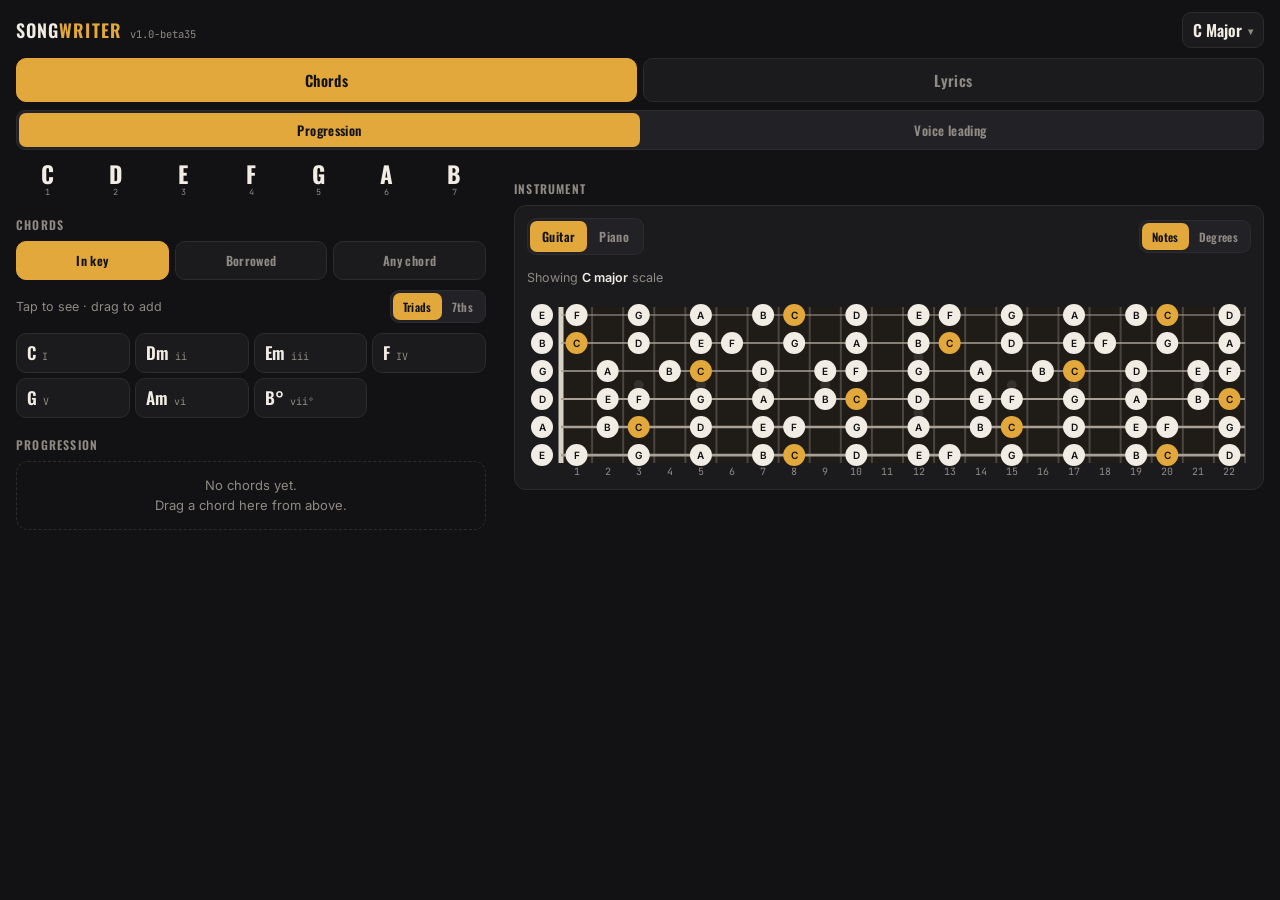
<file: index.html>
<!doctype html>
<html lang="en">
<head>
  <meta charset="utf-8">
  <meta name="viewport" content="width=device-width, initial-scale=1">
  <meta name="theme-color" content="#121214">
  <title>Songwriter</title>
  <link rel="preconnect" href="https://fonts.googleapis.com">
  <link rel="preconnect" href="https://fonts.gstatic.com" crossorigin>
  <link rel="stylesheet" href="https://fonts.googleapis.com/css2?family=Oswald:wght@500;600;700&family=Inter:wght@400;500;600&family=JetBrains+Mono:wght@400;500&display=swap">
  <link rel="stylesheet" href="styles.css">
  <style>html, body { margin: 0; background: #121214; }</style>
</head>
<body>
  <div id="songwriter"></div>
  <script src="theory.js"></script>
  <script src="rhymes.js"></script>
  <script src="instruments.js"></script>
  <script src="songs.js"></script>
  <script src="editor.js"></script>
  <script src="app.js"></script>
  <script>
    var app = SW.app.mount(document.getElementById('songwriter'));

    // Automatic updates, the same way the Setlist app does it: check for a new version every
    // minute and whenever the app is reopened; when one arrives, refresh (keeping your work).
    (function () {
      if (!('serviceWorker' in navigator) || location.protocol === 'file:') return;
      var CHECK_EVERY_MS = 60000;
      var hadVersion = !!navigator.serviceWorker.controller;   // first visit: nothing to refresh
      var reloading = false;
      navigator.serviceWorker.addEventListener('controllerchange', function () {
        if (!hadVersion || reloading) return;
        reloading = true;
        (function whenIdle() {
          if (app.isBusy()) return setTimeout(whenIdle, 500);  // never mid-drag
          app.saveSnapshot();
          location.reload();
        })();
      });
      navigator.serviceWorker.register('service-worker.js').then(function (reg) {
        function check() { reg.update().catch(function () {}); }
        setInterval(check, CHECK_EVERY_MS);
        document.addEventListener('visibilitychange', function () {
          if (document.visibilityState === 'visible') check();
        });
      }).catch(function () {});
    })();
  </script>
</body>
</html>
</file>
<file: styles.css>
/* Songwriter styles. Every class starts with "sw-" so nothing clashes with the Setlist app.
   Colors and fonts match the Setlist app. */

.sw-app {
  --sw-bg: #121214;
  --sw-surface: #1b1b1e;
  --sw-raised: #222226;
  --sw-line: #2c2c30;
  --sw-text: #f1ede4;
  --sw-dim: #8f8a83;
  --sw-gold: #e3a83b;
  --sw-gold-soft: rgba(227, 168, 59, 0.1);
  --sw-wood: #1f1b17;
  --sw-display: 'Oswald', 'Arial Narrow', sans-serif;
  --sw-body: 'Inter', -apple-system, system-ui, sans-serif;
  --sw-mono: 'JetBrains Mono', ui-monospace, Menlo, monospace;

  background: var(--sw-bg);
  color: var(--sw-text);
  font-family: var(--sw-body);
  min-height: 100%;
  -webkit-tap-highlight-color: transparent;
  -webkit-user-select: none;
  user-select: none;
  -webkit-touch-callout: none;
}
.sw-app *, .sw-app *::before, .sw-app *::after { box-sizing: border-box; }
/* Low-priority reset (:where adds no weight), so the sw- classes below always win. */
:where(.sw-app) button {
  font: inherit; color: inherit; background: none; border: 0; padding: 0; margin: 0; cursor: pointer;
}

/* ---------- Layout ---------- */
.sw-page { padding: 0 16px 40px; max-width: 1400px; margin: 0 auto; }
.sw-hdr {
  position: sticky; top: 0; z-index: 10; background: var(--sw-bg);
  display: flex; justify-content: space-between; align-items: center; gap: 10px;
  padding: 12px 0 10px; min-height: 58px;   /* same height with or without the key picker */
}
.sw-logo { font-family: var(--sw-display); font-weight: 600; font-size: 18px; letter-spacing: 0.06em; text-transform: uppercase; }
.sw-logo b { color: var(--sw-gold); font-weight: 600; }
.sw-picks { display: flex; gap: 6px; }
.sw-pick {
  background: var(--sw-surface); border: 1px solid var(--sw-line); border-radius: 9px;
  min-height: 36px; padding: 4px 10px; display: flex; align-items: center; gap: 6px;
  font-family: var(--sw-display); font-weight: 600; font-size: 16px;
}
.sw-pick span { color: var(--sw-dim); font-size: 10px; }
.sw-pick small { font-family: var(--sw-mono); font-weight: 400; font-size: 9px; letter-spacing: 0.08em; text-transform: uppercase; color: var(--sw-dim); margin-right: 3px; }
.sw-label {
  font-family: var(--sw-display); font-weight: 600; font-size: 12px; letter-spacing: 0.1em; text-transform: uppercase;
  color: var(--sw-dim); margin: 16px 0 7px; display: flex; justify-content: space-between; align-items: center; min-height: 20px;
}
.sw-label button { color: var(--sw-gold); font-family: var(--sw-display); font-weight: 600; letter-spacing: 0.1em; text-transform: uppercase; font-size: 12px; padding: 4px 0 4px 12px; }

/* ---------- Notes strip ---------- */
.sw-notes { display: flex; gap: 4px; }
/* Plain bold text (no box, no gold) so the notes stand out but don't look like buttons. */
/* Bigger letters, same 36px row height as before: tight line heights instead of padding. */
.sw-note { flex: 1; min-width: 0; text-align: center; height: 36px; color: var(--sw-text); }
.sw-note b { display: block; font-family: var(--sw-display); font-weight: 700; font-size: 23px; line-height: 25px; }
.sw-note i { display: block; font-style: normal; font-family: var(--sw-mono); font-size: 8.5px; line-height: 11px; color: var(--sw-dim); }

/* ---------- Tabs & toggles ---------- */
.sw-tabs { display: flex; gap: 6px; margin-bottom: 10px; }
.sw-tab {
  flex: 1; text-align: center; background: var(--sw-surface); border: 1px solid var(--sw-line); border-radius: 10px;
  padding: 9px 4px; font-family: var(--sw-display); font-weight: 600; font-size: 12.5px; letter-spacing: 0.03em; color: var(--sw-dim);
}
.sw-tab.sw-on { background: var(--sw-gold); border-color: var(--sw-gold); color: var(--sw-bg); }
.sw-row { display: flex; justify-content: space-between; align-items: center; gap: 8px; }
.sw-seg { display: flex; background: var(--sw-raised); border: 1px solid var(--sw-line); border-radius: 9px; padding: 2px; flex-shrink: 0; }
.sw-seg button {
  padding: 6px 12px; border-radius: 7px; font-family: var(--sw-display); font-weight: 600; font-size: 12.5px; letter-spacing: 0.03em; color: var(--sw-dim);
}
.sw-seg button.sw-on { background: var(--sw-gold); color: var(--sw-bg); }
.sw-seg.sw-sm button { padding: 5px 10px; font-size: 11.5px; }
.sw-hint { font-size: 12.5px; color: var(--sw-dim); }
.sw-hint.sw-gold { color: var(--sw-gold); }
.sw-chords-head { margin-bottom: 10px; min-height: 30px; }
.sw-footnote { font-size: 12px; color: var(--sw-dim); margin-top: 8px; }

/* ---------- Chord cards & progression chips ---------- */
.sw-chords { position: relative; }
.sw-grid { display: grid; grid-template-columns: repeat(4, minmax(0, 1fr)); gap: 5px; }
.sw-grid.sw-3col { grid-template-columns: repeat(3, minmax(0, 1fr)); }
.sw-card, .sw-chip {
  display: flex; align-items: baseline; gap: 6px; white-space: nowrap; overflow: hidden;
  background: var(--sw-surface); border: 1px solid var(--sw-line); border-radius: 10px;
  touch-action: none;   /* chords can be dragged straight away, so swiping on them doesn't scroll */
}
.sw-card { min-height: 40px; padding: 8px 10px; text-align: left; width: 100%; flex-wrap: wrap; row-gap: 0; align-content: center; }
/* A long numeral (♭IIImaj7) drops under the chord name instead of being cut off. */
.sw-card b, .sw-chip b { font-family: var(--sw-display); font-weight: 600; font-size: 17px; line-height: 1.15; }
.sw-card i, .sw-chip i { font-style: normal; font-family: var(--sw-mono); font-size: 10px; color: var(--sw-dim); }
.sw-3col .sw-card b { font-size: 16px; }
.sw-card.sw-sel, .sw-chip.sw-sel { border-color: var(--sw-gold); background: var(--sw-gold-soft); }
.sw-lift { opacity: 0.3; border-style: dashed !important; }

.sw-prog { display: flex; flex-wrap: wrap; gap: 5px; align-items: stretch; min-height: 40px; }
.sw-chip { min-height: 38px; padding: 7px 10px; align-items: baseline; }
.sw-empty {
  flex: 1; border: 1px dashed var(--sw-line); border-radius: 12px; padding: 14px; text-align: center;
  color: var(--sw-dim); font-size: 13px; line-height: 1.5;
}
.sw-ins { width: 3px; align-self: stretch; background: var(--sw-gold); border-radius: 2px; margin: 0 -1px; }

/* Shown over the Chords section while a progression chip is dragged. */
.sw-remove {
  display: none; position: absolute; inset: -6px; z-index: 3;
  border: 2px dashed var(--sw-dim); border-radius: 14px; background: rgba(18, 18, 20, 0.82);
  align-items: center; justify-content: center; text-align: center; padding: 10px;
  font-family: var(--sw-display); font-weight: 600; font-size: 15px; letter-spacing: 0.05em; text-transform: uppercase;
}
.sw-removing .sw-remove { display: flex; }
.sw-removing.sw-over .sw-remove { border-color: var(--sw-text); background: rgba(18, 18, 20, 0.92); }

.sw-ghost {
  position: fixed; z-index: 50; pointer-events: none; left: 0; top: 0;
  display: flex; align-items: baseline; gap: 6px; white-space: nowrap;
  background: var(--sw-raised); border: 1px solid var(--sw-gold); border-radius: 10px; padding: 8px 12px;
  box-shadow: 0 10px 24px rgba(0, 0, 0, 0.6);
}
.sw-ghost b { font-family: var(--sw-display); font-weight: 600; font-size: 18px; }
.sw-ghost i { font-style: normal; font-family: var(--sw-mono); font-size: 10px; color: var(--sw-dim); }
.sw-dragging, .sw-dragging * { cursor: grabbing !important; }

/* ---------- Any chord ---------- */
.sw-sub { font-family: var(--sw-mono); font-size: 9.5px; letter-spacing: 0.1em; text-transform: uppercase; color: var(--sw-dim); margin: 10px 0 6px; }
.sw-sub:first-child { margin-top: 0; }
.sw-roots { display: grid; grid-template-columns: repeat(6, minmax(0, 1fr)); gap: 5px; }
.sw-roots button {
  background: var(--sw-surface); border: 1px solid var(--sw-line); border-radius: 9px; min-height: 36px;
  font-family: var(--sw-display); font-weight: 600; font-size: 15px;
}
.sw-types { display: flex; flex-wrap: wrap; gap: 5px; }
.sw-types button {
  background: var(--sw-surface); border: 1px solid var(--sw-line); border-radius: 9px; min-height: 34px; padding: 5px 11px;
  font-size: 13px; font-weight: 500;
}
.sw-roots button.sw-on, .sw-types button.sw-on { background: var(--sw-gold); border-color: var(--sw-gold); color: var(--sw-bg); font-weight: 600; }
.sw-result { margin-top: 10px; width: 100%; padding: 10px 12px; border-color: var(--sw-gold); }
.sw-result b { font-size: 20px; }
.sw-result span { margin-left: auto; font-size: 11.5px; color: var(--sw-dim); font-family: var(--sw-body); }

/* ---------- Instrument ---------- */
.sw-panel { background: var(--sw-surface); border: 1px solid var(--sw-line); border-radius: 12px; padding: 12px; }
.sw-caption { font-size: 12.5px; color: var(--sw-dim); margin: 10px 0 8px; display: flex; justify-content: space-between; align-items: center; min-height: 24px; }
.sw-caption b { color: var(--sw-text); font-weight: 600; }
.sw-caption button { color: var(--sw-gold); font-weight: 500; font-size: 12.5px; padding: 4px 0 4px 10px; }
.sw-scroll { overflow-x: auto; overflow-y: hidden; -webkit-overflow-scrolling: touch; scrollbar-width: none; border-radius: 8px; }
.sw-scroll::-webkit-scrollbar { display: none; }
.sw-scroll svg { display: block; }
.sw-turn { font-size: 11.5px; color: var(--sw-dim); text-align: center; margin-top: 8px; }

.sw-fb-wood { fill: var(--sw-wood); }
.sw-fb-inlay { fill: #34302b; }
.sw-fb-fret { stroke: #4a463f; stroke-width: 2; }
.sw-fb-nut { stroke: #d8d2c4; stroke-width: 5; }
.sw-fb-string { stroke: #a9a196; }
.sw-fb-num, .sw-key-octave { fill: var(--sw-dim); font-family: var(--sw-mono); font-size: 10px; text-anchor: middle; }
.sw-key-octave { font-size: 9px; }
.sw-key-white { fill: #ece7dc; stroke: var(--sw-bg); }
.sw-key-black { fill: #26252a; stroke: var(--sw-bg); }
.sw-dot-root { fill: var(--sw-gold); }
.sw-dot-tone { fill: var(--sw-text); }
.sw-dot-tone.sw-on-white { stroke: var(--sw-bg); stroke-width: 1.5; }
.sw-dot-txt { fill: var(--sw-bg); font-family: var(--sw-body); font-weight: 600; font-size: 10px; text-anchor: middle; }
.sw-plain-txt { fill: var(--sw-dim); font-family: var(--sw-body); font-weight: 500; font-size: 10px; text-anchor: middle; }
.sw-plain-txt.sw-on-white { fill: #8a847a; }
.sw-plain-bg { fill: var(--sw-wood); }
.sw-plain-bg-open { fill: var(--sw-bg); }

/* ---------- Bottom sheets (key & scale pickers) ---------- */
.sw-dimmer { position: fixed; inset: 0; z-index: 40; background: rgba(0, 0, 0, 0.6); touch-action: none; }
.sw-sheet {
  position: fixed; left: 0; right: 0; bottom: 0; z-index: 41; max-height: 88vh; overflow-y: auto; overscroll-behavior: contain;
  max-width: 520px; margin: 0 auto;
  background: var(--sw-raised); border-top: 1px solid var(--sw-line); border-radius: 18px 18px 0 0;
  padding: 10px 16px calc(24px + env(safe-area-inset-bottom));
}
.sw-sheet-head { touch-action: none; margin: -10px -16px 0; padding: 10px 16px 0; cursor: grab; }   /* swipe down here to close */
.sw-grab { width: 38px; height: 4px; background: #45434a; border-radius: 2px; margin: 0 auto 14px; }
.sw-sheet-title {
  font-family: var(--sw-display); font-weight: 600; font-size: 18px; letter-spacing: 0.04em; text-transform: uppercase;
  margin-bottom: 12px; display: flex; justify-content: space-between; align-items: baseline;
}
.sw-sheet-title { align-items: center; margin-bottom: 4px; }
.sw-sheet-title button {
  font-family: var(--sw-display); font-weight: 600; font-size: 13px; letter-spacing: 0.05em; text-transform: uppercase;
  background: var(--sw-gold); color: var(--sw-bg); border-radius: 9px; padding: 8px 16px;
}
.sw-sheet .sw-sub { margin-top: 14px; }
.sw-sheet .sw-keys button { min-height: 44px; font-size: 18px; }
.sw-sheet .sw-scales button { min-height: 38px; padding: 7px 12px; font-size: 13.5px; }
/* Version next to the title, same look as the Setlist app's header version. */
.sw-brand { display: flex; align-items: baseline; gap: 8px; }
.sw-ver { font-family: var(--sw-mono); font-size: 10.5px; color: var(--sw-dim); }
.sw-keys { display: grid; grid-template-columns: repeat(4, 1fr); gap: 7px; }
.sw-keys button {
  background: var(--sw-surface); border: 1px solid var(--sw-line); border-radius: 10px; min-height: 48px;
  font-family: var(--sw-display); font-weight: 600; font-size: 19px;
}
.sw-keys button.sw-on { background: var(--sw-gold); border-color: var(--sw-gold); color: var(--sw-bg); }
.sw-swap { margin-top: 12px; font-size: 12.5px; color: var(--sw-dim); text-align: center; }
.sw-swap button { color: var(--sw-gold); font-weight: 500; padding: 6px; }
.sw-scales { display: flex; flex-wrap: wrap; gap: 6px; }
.sw-scales button { background: var(--sw-surface); border: 1px solid var(--sw-line); border-radius: 10px; min-height: 42px; padding: 8px 13px; font-size: 14px; font-weight: 500; }
.sw-scales button.sw-on { background: var(--sw-gold); border-color: var(--sw-gold); color: var(--sw-bg); font-weight: 600; }

/* ---------- Laptop: instrument on the right ---------- */
.sw-desk .sw-cols { display: grid; grid-template-columns: minmax(380px, 470px) minmax(0, 1fr); gap: 28px; align-items: start; }
.sw-desk .sw-side { position: sticky; top: 58px; }

/* ---------- Phone turned sideways ---------- */
.sw-land .sw-page { padding: 8px 16px 12px; }
.sw-land .sw-hdr { position: static; padding: 0 0 8px; }
.sw-land-top { display: flex; align-items: flex-start; gap: 12px; margin-bottom: 10px; }
.sw-land-top section { flex: 1; min-width: 0; }
.sw-land .sw-prog { min-height: 0; gap: 6px; }
.sw-land .sw-chip { min-height: 44px; padding: 8px 14px; }
.sw-land .sw-chip b { font-size: 20px; }
.sw-land .sw-chip i { font-size: 11px; }
.sw-land .sw-empty { padding: 10px; }
.sw-empty.sw-over { border-color: var(--sw-gold); color: var(--sw-text); }
.sw-keepcase { text-transform: none; }

/* ---------- Big tabs (Chords | Lyrics) and the Chords switch (Progression | Voice leading) ---------- */
.sw-areatabs { margin-bottom: 8px; }
.sw-areatabs .sw-tab { padding: 10px 4px; font-size: 15px; }
.sw-seg.sw-wide { width: 100%; margin-bottom: 12px; }
.sw-seg.sw-wide button { flex: 1; padding: 7px 6px; font-size: 13px; }

/* ---------- Lyrics: Find rhymes ---------- */
.sw-find { display: flex; gap: 6px; }
.sw-input {
  flex: 1; min-width: 0; min-height: 44px; padding: 0 12px; border-radius: 10px;
  background: var(--sw-surface); border: 1px solid var(--sw-line); color: var(--sw-text);
  font: 16px var(--sw-body);   /* 16px or more, or iPhones zoom in when you tap it */
  -webkit-user-select: text; user-select: text; -webkit-appearance: none; appearance: none; outline: none;
}
.sw-input:focus { border-color: var(--sw-gold); }
.sw-input::placeholder { color: var(--sw-dim); }
.sw-findbtn {
  min-height: 44px; padding: 0 18px; border-radius: 10px; background: var(--sw-gold); color: var(--sw-bg);
  font-family: var(--sw-display); font-weight: 600; font-size: 15px; letter-spacing: 0.03em;
}
.sw-lyrics .sw-sub { margin-top: 18px; }
.sw-soon { margin-top: 22px; border: 1px dashed var(--sw-line); border-radius: 12px; padding: 12px 14px; font-size: 13px; line-height: 1.45; color: var(--sw-dim); }
.sw-soon b { color: var(--sw-text); font-weight: 500; }

/* Word buttons (recent lookups and results) */
.sw-words { display: flex; flex-wrap: wrap; gap: 6px; }
.sw-wd {
  min-height: 36px; padding: 6px 12px; border-radius: 9px; font-size: 15px;
  background: var(--sw-surface); border: 1px solid var(--sw-line); color: var(--sw-text);
}
.sw-wd.sw-t-perfect { border-color: rgba(227, 168, 59, 0.6); }
.sw-wd.sw-t-family { border-style: dashed; border-color: #5d5a62; }

/* ---------- Word sheet ---------- */
.sw-wsheet { height: 82vh; }   /* same height on every tab, so buttons don't jump around */
.sw-wback { color: var(--sw-gold); font-size: 13px; padding: 2px 0 6px; }
.sw-whead { display: flex; align-items: baseline; gap: 10px; margin-bottom: 12px; }
.sw-whead b { font-family: var(--sw-display); font-weight: 600; font-size: 28px; line-height: 1.1; overflow-wrap: anywhere; }
.sw-whead span { font-family: var(--sw-mono); font-size: 11px; color: var(--sw-dim); white-space: nowrap; }
.sw-x { margin-left: auto; align-self: center; width: 36px; height: 36px; font-size: 18px; color: var(--sw-dim); }
.sw-wsheet .sw-seg.sw-wide { margin-bottom: 4px; }
.sw-strict { margin-bottom: 4px; }
/* The Strictness slider: a native range input (works with a thumb drag), styled to match. */
.sw-range {
  -webkit-appearance: none; appearance: none; width: 100%; height: 28px; margin: 2px 0 0; background: transparent; touch-action: none;
}
.sw-range::-webkit-slider-runnable-track {
  height: 4px; border-radius: 2px; background: linear-gradient(to right, var(--sw-gold) var(--p), var(--sw-line) var(--p));
}
.sw-range::-moz-range-track { height: 4px; border-radius: 2px; background: linear-gradient(to right, var(--sw-gold) var(--p), var(--sw-line) var(--p)); }
.sw-range::-webkit-slider-thumb {
  -webkit-appearance: none; width: 26px; height: 26px; margin-top: -11px; border-radius: 50%;
  background: var(--sw-text); box-shadow: 0 1px 6px rgba(0, 0, 0, 0.6);
}
.sw-range::-moz-range-thumb { width: 26px; height: 26px; border: 0; border-radius: 50%; background: var(--sw-text); }
.sw-stops { display: flex; justify-content: space-between; margin: 0 -4px; }
.sw-stops button {
  min-height: 34px; padding: 4px; font-family: var(--sw-display); font-weight: 600; font-size: 13px; letter-spacing: 0.03em; color: var(--sw-dim);
}
.sw-stops button.sw-on { color: var(--sw-gold); }
.sw-whelp { font-size: 12.5px; line-height: 1.45; color: var(--sw-dim); margin: 6px 0 2px; }
.sw-whelp b { color: var(--sw-text); font-weight: 500; }
.sw-wempty { font-size: 13.5px; line-height: 1.5; color: var(--sw-dim); padding: 18px 2px; }
.sw-link { color: var(--sw-gold); font-weight: 500; padding: 4px; }
.sw-wkey { display: flex; flex-wrap: wrap; gap: 14px; margin-top: 16px; font-family: var(--sw-mono); font-size: 10px; color: var(--sw-dim); }
.sw-wkey i { display: inline-block; width: 14px; height: 10px; border-radius: 3px; vertical-align: -1px; margin-right: 5px; border: 1px solid var(--sw-line); background: var(--sw-surface); }
.sw-wkey i.sw-t-perfect { border-color: rgba(227, 168, 59, 0.6); }
.sw-wkey i.sw-t-family { border-style: dashed; border-color: #5d5a62; }
.sw-wnote { margin-top: 16px; font-size: 11.5px; color: var(--sw-dim); }
/* Synonyms / Antonyms: one list */
.sw-wlist { margin-top: 14px; }
.sw-moremean.sw-gold { color: var(--sw-gold); }
.sw-pron { display: flex; align-items: center; gap: 10px; margin: 12px 0 2px; }
.sw-pron .sw-sub { margin: 0; }
.sw-pron select {
  flex: 1; min-width: 0; min-height: 40px; padding: 0 34px 0 12px; border-radius: 9px; border: 1px solid var(--sw-line);
  background: var(--sw-surface) url("data:image/svg+xml,%3Csvg xmlns='http://www.w3.org/2000/svg' width='12' height='8'%3E%3Cpath d='M1 1l5 5 5-5' fill='none' stroke='%238f8a83' stroke-width='1.6'/%3E%3C/svg%3E") no-repeat right 12px center;
  color: var(--sw-text); font: 600 16px var(--sw-body);   /* 16px, or iPhones zoom in when you tap it */
  -webkit-appearance: none; appearance: none;
}
.sw-seg.sw-4tabs button { padding: 7px 2px; font-size: 12.5px; }
/* Meaning tab */
.sw-defs { margin-top: 6px; }
.sw-def { padding: 12px 0; border-bottom: 1px solid var(--sw-line); }
.sw-def:last-child { border-bottom: 0; }
.sw-defh { font-family: var(--sw-mono); font-size: 9.5px; letter-spacing: 0.08em; text-transform: uppercase; color: var(--sw-gold); margin-bottom: 4px; }
.sw-deft { font-size: 15px; line-height: 1.4; color: var(--sw-text); }
.sw-defx { font-size: 13.5px; line-height: 1.4; color: var(--sw-dim); font-style: italic; margin-top: 4px; }
.sw-moremean {
  display: block; width: 100%; margin-top: 14px; min-height: 40px; border-radius: 10px;
  border: 1px dashed var(--sw-line); color: var(--sw-dim); font-family: var(--sw-display); font-weight: 600; font-size: 13.5px;
}

/* ---------- Voice leading ---------- */
.sw-vlbar { display: flex; justify-content: space-between; align-items: center; gap: 8px; margin-bottom: 8px; }
.sw-switch { display: flex; align-items: center; gap: 6px; font-size: 12.5px; color: var(--sw-text); min-height: 36px; }
.sw-switch span { width: 34px; height: 20px; border-radius: 10px; background: #3a383e; position: relative; flex-shrink: 0; transition: background 0.15s; }
.sw-switch span::after { content: ""; position: absolute; left: 2px; top: 2px; width: 16px; height: 16px; border-radius: 50%; background: var(--sw-dim); transition: left 0.15s; }
.sw-switch.sw-on span { background: var(--sw-gold); }
.sw-switch.sw-on span::after { left: 16px; background: var(--sw-bg); }
.sw-total { font-family: var(--sw-mono); font-size: 11px; color: var(--sw-dim); white-space: nowrap; }
.sw-total b { color: var(--sw-text); font-weight: 500; }
.sw-vlpanel { padding: 8px 10px 6px; }
.sw-vlpanel svg { display: block; }
.sw-vlempty { margin-top: 20px; }

.sw-vr-white { fill: #d9d3c7; stroke: var(--sw-bg); stroke-width: 0.8; }
.sw-vr-black { fill: #2a292e; }
.sw-vr-sel { fill: rgba(227, 168, 59, 0.35); }
.sw-vr-move, .sw-vr-stay { stroke-width: 2.6; stroke-linecap: round; }
.sw-vr-move { stroke: var(--sw-gold); }
.sw-vr-stay { stroke: #6b6660; }
.sw-vr-move.sw-thin, .sw-vr-stay.sw-thin { stroke-width: 1.8; }
.sw-vr-root, .sw-vr-tone { stroke: var(--sw-bg); stroke-width: 1.5; }
.sw-vr-root { fill: var(--sw-gold); }
.sw-vr-tone { fill: var(--sw-text); }
.sw-vr-root.sw-thin, .sw-vr-tone.sw-thin { stroke-width: 1; }
.sw-vr-txt { fill: var(--sw-bg); font-family: var(--sw-body); font-weight: 600; font-size: 9px; text-anchor: middle; pointer-events: none; }
.sw-vr-num { fill: var(--sw-bg); stroke: #d9d3c7; stroke-width: 3; paint-order: stroke; font-family: var(--sw-mono); font-weight: 500; font-size: 9px; text-anchor: middle; }
.sw-vr-name { fill: var(--sw-text); font-family: var(--sw-display); font-weight: 600; font-size: 14px; text-anchor: middle; }
.sw-vr-name.sw-on { fill: var(--sw-gold); }
.sw-vr-lock { font-size: 10px; text-anchor: middle; pointer-events: none; }
.sw-vr-hit { fill: transparent; }
.sw-vroll [data-act] { cursor: pointer; }

.sw-optbox { margin-top: 10px; background: var(--sw-surface); border: 1px solid var(--sw-line); border-radius: 12px; padding: 10px; }
.sw-opthead { display: flex; justify-content: space-between; align-items: center; gap: 8px; margin-bottom: 8px; font-size: 13px; color: var(--sw-dim); }
.sw-opthead b { font-family: var(--sw-display); font-weight: 600; font-size: 17px; color: var(--sw-text); }
.sw-gold { color: var(--sw-gold); }
.sw-lockbtn {
  flex-shrink: 0; font-family: var(--sw-display); font-weight: 600; font-size: 12px; letter-spacing: 0.04em; text-transform: uppercase;
  border: 1px solid rgba(227, 168, 59, 0.55); color: var(--sw-gold); border-radius: 9px; padding: 8px 12px; min-height: 36px;
}
.sw-lockbtn.sw-on { background: var(--sw-gold); color: var(--sw-bg); }
.sw-opt {
  display: flex; align-items: center; gap: 10px; width: 100%; text-align: left;
  background: var(--sw-raised); border: 1px solid var(--sw-line); border-radius: 12px; padding: 7px 10px; margin-bottom: 5px; min-height: 48px;
}
.sw-opt.sw-on { border-color: var(--sw-gold); background: var(--sw-gold-soft); }
.sw-rank { font-family: var(--sw-mono); font-size: 11px; color: var(--sw-dim); width: 14px; flex-shrink: 0; }
.sw-info { flex: 1; min-width: 0; }
.sw-info b { font-family: var(--sw-display); font-weight: 600; font-size: 15px; }
.sw-sub2 { display: block; font-size: 11.5px; color: var(--sw-dim); margin-top: 1px; }
.sw-best { font-family: var(--sw-display); font-weight: 600; font-size: 10px; letter-spacing: 0.06em; text-transform: uppercase; color: var(--sw-bg); background: var(--sw-gold); border-radius: 5px; padding: 1px 5px; margin-left: 6px; vertical-align: 2px; }
.sw-hs { font-family: var(--sw-mono); font-size: 12px; text-align: right; flex-shrink: 0; }
.sw-hs small { display: block; font-size: 9px; color: var(--sw-dim); }
.sw-opthint { font-size: 11.5px; color: var(--sw-dim); margin-top: 6px; }
.sw-back { color: var(--sw-gold); font-size: 12.5px; padding: 2px 0 8px; }
.sw-grp { margin-bottom: 10px; }
.sw-grph { font-family: var(--sw-mono); font-size: 11px; color: var(--sw-text); margin-bottom: 6px; }
.sw-grph span { color: var(--sw-dim); }
.sw-thumbs { display: flex; gap: 6px; flex-wrap: wrap; }
.sw-thumb { border: 1.5px solid var(--sw-line); border-radius: 8px; overflow: hidden; line-height: 0; }
.sw-thumb.sw-on { border-color: var(--sw-gold); box-shadow: 0 0 0 2px rgba(227, 168, 59, 0.35); }
.sw-thumb svg { display: block; }
.sw-more {
  width: 100%; min-height: 40px; border: 1px dashed var(--sw-line); border-radius: 10px; color: var(--sw-text);
  font-family: var(--sw-display); font-weight: 600; font-size: 13px; letter-spacing: 0.03em; margin-bottom: 4px;
}
.sw-vlbar + .sw-vlbar { margin-top: -2px; }
.sw-fewer { color: var(--sw-gold); font-family: var(--sw-body); font-size: 12px; margin-left: 8px; padding: 4px 2px; }
.sw-grph { display: flex; align-items: baseline; flex-wrap: wrap; }

/* ---------- Lyrics: songs list ---------- */
.sw-song {
  display: block; width: 100%; text-align: left; margin-bottom: 8px; padding: 12px 14px;
  background: var(--sw-surface); border: 1px solid var(--sw-line); border-radius: 12px;
}
.sw-song b { display: block; font-family: var(--sw-display); font-weight: 600; font-size: 19px; }
.sw-songline { display: block; font-size: 13px; color: var(--sw-dim); margin-top: 3px; white-space: nowrap; overflow: hidden; text-overflow: ellipsis; }
.sw-songmeta { display: block; font-family: var(--sw-mono); font-size: 10px; color: var(--sw-dim); margin-top: 7px; }
.sw-offline {
  background: rgba(217, 112, 74, 0.12); border: 1px solid rgba(217, 112, 74, 0.5); color: #f0a585;
  border-radius: 10px; padding: 10px 12px; font-size: 13px; line-height: 1.45; margin-bottom: 12px;
}
.sw-offline b { color: #f6c2ab; font-weight: 600; }

/* ---------- Lyrics: song editor ---------- */
.sw-songbar { display: flex; align-items: center; gap: 8px; margin: 2px 0 12px; }
.sw-grow { flex: 1; }
.sw-back {
  width: 38px; height: 38px; flex-shrink: 0; border: 1px solid var(--sw-line); border-radius: 9px;
  background: var(--sw-surface); color: var(--sw-dim); font-size: 20px;
}
.sw-title {
  flex: 1; min-width: 0; background: transparent; border: 0; border-bottom: 1px solid transparent; color: var(--sw-text);
  font-family: var(--sw-display); font-weight: 600; font-size: 22px; padding: 4px 0; outline: none;
  -webkit-user-select: text; user-select: text;
}
.sw-title:focus { border-bottom-color: var(--sw-gold); }
.sw-saved { font-family: var(--sw-mono); font-size: 10px; color: var(--sw-green, #4fae7a); white-space: nowrap; }
.sw-saved.sw-dimtext { color: var(--sw-dim); }
.sw-saved.sw-bad { color: #f0a585; }
.sw-dots { min-width: 32px; min-height: 32px; color: var(--sw-dim); font-size: 18px; letter-spacing: 1px; }

.sw-sec { background: var(--sw-surface); border: 1px solid var(--sw-line); border-radius: 12px; padding: 8px 12px 10px; margin-bottom: 10px; }
.sw-sec.sw-editing { border-color: var(--sw-gold); box-shadow: 0 0 0 1px var(--sw-gold) inset; }
.sw-sechd { display: flex; align-items: center; gap: 8px; margin-bottom: 4px; }
.sw-tag {
  font-family: var(--sw-display); font-weight: 600; font-size: 12px; letter-spacing: 0.1em; text-transform: uppercase;
  color: var(--sw-gold); background: var(--sw-gold-soft); border-radius: 6px; padding: 5px 9px; min-height: 30px;
}
.sw-tag span { color: var(--sw-dim); margin-left: 3px; }
.sw-scheme { margin-left: auto; font-family: var(--sw-mono); font-size: 11px; letter-spacing: 0.08em; color: var(--sw-dim); }
.sw-lines { min-height: 34px; cursor: text; }
.sw-ph { color: var(--sw-dim); font-size: 15px; padding: 6px 0; }
.sw-ln { display: flex; align-items: center; min-height: 30px; font-size: 16px; line-height: 1.35; }
.sw-ln.sw-blank { min-height: 14px; }
.sw-lt { flex: 1; min-width: 0; overflow-wrap: anywhere; }
.sw-ls { font-family: var(--sw-mono); font-size: 11px; color: var(--sw-dim); width: 22px; text-align: right; flex-shrink: 0; }
.sw-lr {
  width: 22px; height: 18px; margin-left: 8px; border-radius: 5px; flex-shrink: 0;
  font-family: var(--sw-mono); font-size: 11px; font-weight: 500; display: flex; align-items: center; justify-content: center; color: var(--sw-bg);
}
.sw-lr.sw-none { background: transparent; }
/* Rhyme colors: A gold, B green, C orange, D blue (then they repeat) */
.sw-lr.sw-c1 { background: #e3a83b; } .sw-lr.sw-c2 { background: #4fae7a; } .sw-lr.sw-c3 { background: #d9704a; } .sw-lr.sw-c0 { background: #6fa3d8; }
.sw-lr.sw-near { background: transparent; border: 1.5px dashed currentColor; }
.sw-lr.sw-near.sw-c1 { color: #e3a83b; } .sw-lr.sw-near.sw-c2 { color: #4fae7a; } .sw-lr.sw-near.sw-c3 { color: #d9704a; } .sw-lr.sw-near.sw-c0 { color: #6fa3d8; }
.sw-u { text-decoration: underline; text-decoration-thickness: 2px; text-underline-offset: 4px; }
.sw-u.sw-c1 { text-decoration-color: #e3a83b; } .sw-u.sw-c2 { text-decoration-color: #4fae7a; } .sw-u.sw-c3 { text-decoration-color: #d9704a; } .sw-u.sw-c0 { text-decoration-color: #6fa3d8; }
.sw-u.sw-near { text-decoration-style: dashed; }
.sw-u.sw-vowel { text-decoration-style: dotted; }
.sw-lr.sw-vowel { background: transparent; border: 1.5px dotted currentColor; }
.sw-lr.sw-vowel.sw-c1 { color: #e3a83b; } .sw-lr.sw-vowel.sw-c2 { color: #4fae7a; } .sw-lr.sw-vowel.sw-c3 { color: #d9704a; } .sw-lr.sw-vowel.sw-c0 { color: #6fa3d8; }
/* Tap the counts + letter to choose rhymes for a line */
.sw-lg { display: flex; align-items: center; padding: 0 0 0 6px; flex-shrink: 0; }
/* Rhyme letter picker */
.sw-letters { display: grid; grid-template-columns: repeat(4, 1fr); gap: 7px; margin-top: 12px; }
.sw-letters button {
  min-height: 52px; border-radius: 10px; background: var(--sw-surface); border: 1px solid var(--sw-line);
  font-family: var(--sw-display); font-weight: 600; font-size: 18px; display: flex; flex-direction: column; align-items: center; justify-content: center; gap: 1px;
}
.sw-letters button small { font-family: var(--sw-body); font-weight: 400; font-size: 10.5px; color: var(--sw-dim); max-width: 100%; overflow: hidden; text-overflow: ellipsis; white-space: nowrap; padding: 0 4px; }
.sw-letters button.sw-on { background: var(--sw-gold); border-color: var(--sw-gold); color: var(--sw-bg); }
.sw-letters button.sw-on small { color: var(--sw-bg); }

/* Typing: a plain textarea, with the counts and letters lined up beside each line */
.sw-tawrap { position: relative; }
.sw-ta, .sw-mirror {
  width: calc(100% - 56px); font: 16px/1.6 var(--sw-body); padding: 2px 0; margin: 0; border: 0;
  white-space: pre-wrap; overflow-wrap: anywhere; letter-spacing: normal;
}
.sw-ta {
  display: block; background: transparent; color: var(--sw-text); resize: none; outline: none; overflow: hidden; min-height: 104px;
  -webkit-user-select: text; user-select: text;
}
.sw-ta { position: relative; z-index: 1; }   /* typing box on top… */
.sw-mirror { position: absolute; left: 0; top: 0; z-index: 0; color: transparent; pointer-events: none; user-select: none; }   /* …its copy underneath draws only the rhyme underlines */
.sw-gutter { position: absolute; right: 0; top: 0; width: 52px; pointer-events: none; }
.sw-gl { position: absolute; right: 0; display: flex; align-items: center; height: 25.6px; margin-top: 2px; pointer-events: auto; }
.sw-gl::before { content: ""; position: absolute; inset: -4px -6px -4px -10px; }   /* bigger tap area */
.sw-done {
  display: block; margin: 6px 0 0 auto; min-height: 34px; padding: 0 16px; border-radius: 9px;
  background: var(--sw-gold); color: var(--sw-bg); font-family: var(--sw-display); font-weight: 600; font-size: 13.5px;
}
.sw-sec.sw-rep { display: flex; align-items: center; justify-content: space-between; border-style: dashed; color: var(--sw-dim); font-size: 14px; padding: 10px 12px; }
.sw-sec.sw-rep i { font-style: normal; font-size: 12px; }
.sw-addsec {
  display: block; width: 100%; min-height: 46px; border: 1px dashed var(--sw-line); border-radius: 12px;
  color: var(--sw-gold); font-family: var(--sw-display); font-weight: 600; font-size: 14px;
}
.sw-legend { display: flex; flex-wrap: wrap; gap: 12px; margin: 12px 0 90px; font-family: var(--sw-mono); font-size: 10px; color: var(--sw-dim); }
.sw-legend b { color: var(--sw-gold); font-weight: 500; }

/* Word bar: sits just above the phone's keyboard while typing */
.sw-wordbar {
  position: fixed; left: 0; right: 0; bottom: 0; z-index: 30; display: flex; align-items: center; gap: 8px;
  padding: 8px 12px; background: var(--sw-raised); border-top: 1px solid var(--sw-line);
}
.sw-wordbar[hidden] { display: none; }
.sw-wordbar b { font-family: var(--sw-display); font-weight: 600; font-size: 17px; overflow: hidden; text-overflow: ellipsis; white-space: nowrap; min-width: 0; }
.sw-wordbar small { font-family: var(--sw-mono); font-size: 10px; color: var(--sw-dim); white-space: nowrap; }
.sw-wbtns { margin-left: auto; display: flex; gap: 5px; flex-shrink: 0; }
.sw-wbtns .sw-wletter { color: var(--sw-gold); }
.sw-wbtns button {
  min-height: 34px; padding: 0 9px; border-radius: 8px; border: 1px solid var(--sw-line); background: var(--sw-surface);
  font-family: var(--sw-display); font-weight: 600; font-size: 12.5px;
}

/* Section / song menus and the Undo bar */
.sw-mlist { margin-top: 14px; }
.sw-mitem {
  display: flex; justify-content: space-between; align-items: center; width: 100%; min-height: 46px; padding: 0 2px;
  border-top: 1px solid var(--sw-line); font-size: 15px; text-align: left;
}
.sw-mitem span { color: var(--sw-dim); font-size: 12.5px; }
.sw-mitem[disabled] { opacity: 0.35; }
.sw-mitem.sw-red { color: #f0a585; }
.sw-toast {
  position: fixed; left: 50%; transform: translateX(-50%); bottom: calc(18px + env(safe-area-inset-bottom)); z-index: 35;
  display: flex; align-items: center; gap: 14px; padding: 10px 14px; border-radius: 12px; max-width: calc(100% - 32px);
  background: #2c2b30; border: 1px solid #3a393f; font-size: 14px; box-shadow: 0 4px 18px rgba(0, 0, 0, 0.5);
}
.sw-toast button { color: var(--sw-gold); font-family: var(--sw-display); font-weight: 600; font-size: 14px; }

/* ---------- Lyrics page, plain-text look: no boxes, sections flow like a document ---------- */
.sw-sec, .sw-sec.sw-editing, .sw-sec.sw-rep {
  background: transparent; border: 0; border-radius: 0; box-shadow: none; padding: 0; margin: 0 0 22px;
}
.sw-sec.sw-editing { border-left: 2px solid var(--sw-gold); padding-left: 10px; margin-left: -12px; }
.sw-sec .sw-tag, .sw-sec.sw-rep .sw-tag { background: transparent; padding: 0; min-height: 28px; border-radius: 0; }
.sw-sec.sw-rep .sw-tag { color: var(--sw-dim); }
.sw-sechd { margin-bottom: 2px; }
/* Same font and line height while reading and typing, so tapping in doesn't make the text jump */
.sw-ln { font-size: 16px; line-height: 1.6; min-height: 25.6px; align-items: flex-start; }
.sw-ln.sw-blank { min-height: 25.6px; }
/* Reading rows must be exactly as tall as the typing box's lines (16px × 1.6 = 25.6px, plus the box's
   2px top padding), or the text jumps when you tap in to type. */
.sw-lines { padding-top: 2px; }
.sw-lt { padding: 0; }
.sw-lg { width: 56px; height: 25.6px; padding: 0; justify-content: flex-end; position: relative; }
.sw-lg::before { content: ""; position: absolute; inset: -4px -6px -4px -10px; }   /* bigger tap area, same layout */
.sw-ta { min-height: 77px; }
.sw-done { background: transparent; color: var(--sw-gold); padding: 0 2px; min-height: 30px; }
.sw-addsec { width: auto; min-height: 40px; border: 0; padding: 0; text-align: left; }
.sw-countbar { display: flex; justify-content: flex-end; margin: -6px 0 6px; }
.sw-countbar .sw-switch { font-size: 12px; color: var(--sw-dim); }
/* Counts & rhymes hidden: plain lyrics, full width */
.sw-nocounts .sw-lg, .sw-nocounts .sw-gutter, .sw-nocounts .sw-scheme { display: none; }
.sw-nocounts .sw-u { text-decoration: none; }
.sw-nocounts .sw-ta, .sw-nocounts .sw-mirror { width: 100%; }

.sw-notsaved { font-size: 12.5px; line-height: 1.45; color: var(--sw-dim); border-left: 2px solid var(--sw-orange, #d9704a); padding: 4px 0 4px 10px; margin: 0 0 12px; }
.sw-notsaved b { color: var(--sw-text); font-weight: 500; }
</file>
